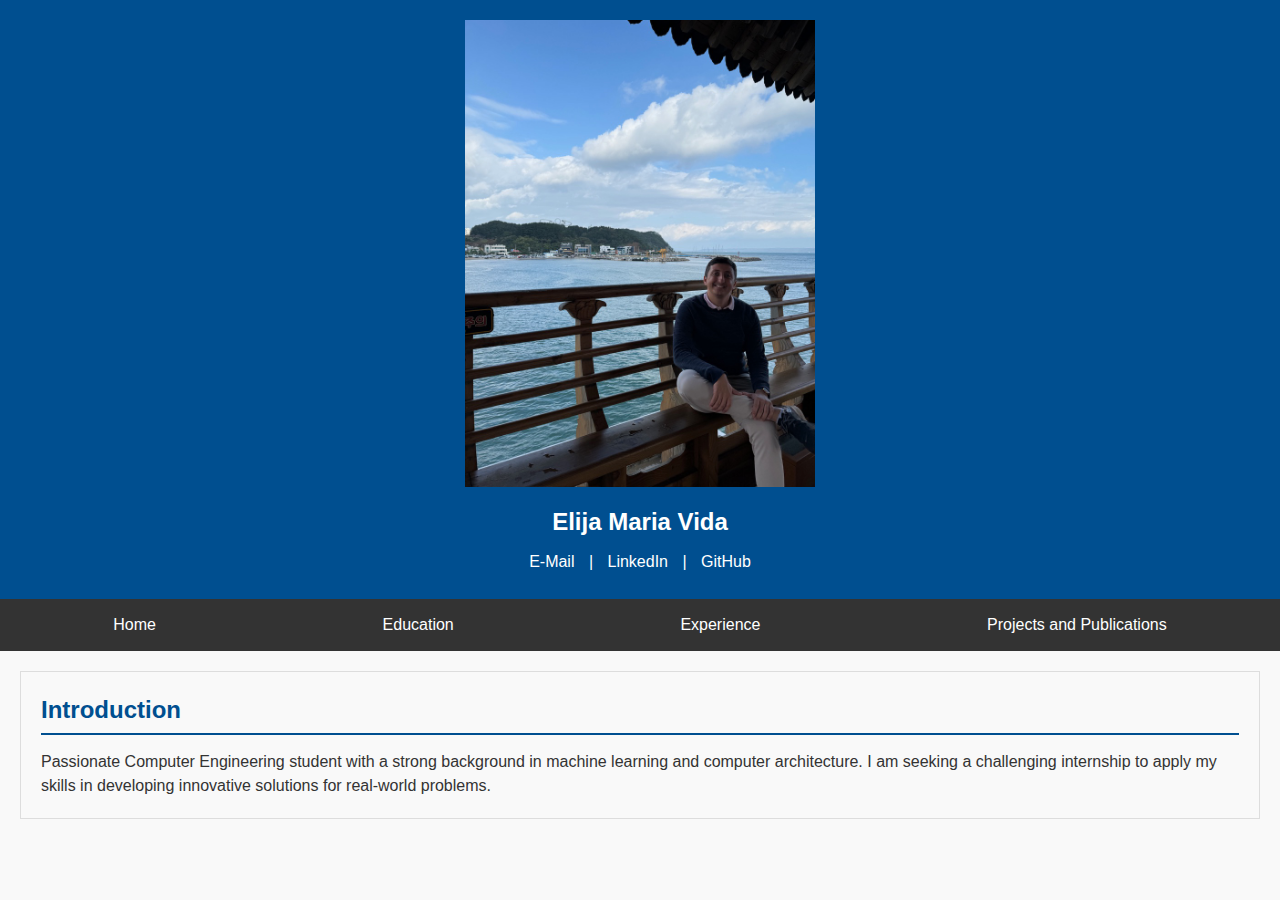
<file: index.html>
<!DOCTYPE html>
<html lang="en">
<head>
    <link rel="stylesheet" href="style.css">
    <meta charset="UTF-8">
    <meta name="viewport" content="width=device-width, initial-scale=1.0">
    <meta name="author" content="Elija Maria Vida">
    <title>Menu Bar Example</title>
    <style>
        /* Style the menu bar */
        nav {
            background-color: #333;
            overflow: hidden;
            display: flex;
            justify-content: space-around;
        }

        /* Style the links inside the navigation bar */
        nav a {
            color: white;
            text-decoration: none;
            padding: 14px 20px;
            display: block;
            text-align: center;
        }

        /* Change link color on hover */
        nav a:hover {
            background-color: #575757;
            color: white;
        }

        /* Add some content styling */
        section {
            padding: 20px;
            margin: 20px;
            border: 1px solid #ddd;
            background-color: #f9f9f9;
        }
    </style>
    <title>Elija Maria Vida's CV</title>
    <style>
        body {
            font-family: Arial, sans-serif;
            line-height: 1.5;
            margin: 0;
            padding: 0;
            color: #333;
        }
        header {
            text-align: center;
            padding: 20px;
            background-color: #004f90;
            color: white;
        }
        header h1 {
            margin: 10px 0;
            font-size: 24px;
        }
        header p {
            margin: 5px 0;
        }
        header a {
            color: white;
            text-decoration: none;
            margin: 0 10px;
        }
        header a:hover {
            text-decoration: underline;
        }
        section {
            margin: 20px;
        }
        section h2 {
            border-bottom: 2px solid #004f90;
            padding-bottom: 5px;
            margin-bottom: 15px;
            color: #004f90;
        }
        .entry {
            margin-bottom: 20px;
        }
        .entry h3 {
            margin: 0;
            font-size: 18px;
            color: #004f90;
        }
        .entry .meta {
            font-size: 14px;
            color: gray;
            margin-bottom: 10px;
        }
        ul {
            padding-left: 20px;
        }
        ul li {
            margin-bottom: 5px;
        }
        .footer {
            text-align: center;
            font-size: 12px;
            color: gray;
            margin-top: 20px;
        }
    </style>
</head>
<body>
    <header>
        <div class="profile-picture">
            <img src="assets/profile.jpeg" alt="Profile Picture" width="350">
        </div>
        <h1>Elija Maria Vida</h1>
        <p>
            <!-- <span>Rotbuchstrasse 77, 8037 Zurich</span> | --> 
            <a href="mailto:elija.vida@rwth-aachen.de" target = "_blank">E-Mail</a> |
            <!--<a href="tel:+33-767-610-777">+33 7 67 61 07 77</a> | -->
            <a href="https://linkedin.com/in/elija-vida" target="_blank">LinkedIn</a> |
            <a href="https://github.com/el-vida" target="_blank">GitHub</a>
        </p>
    </header>
    <!-- Menu Bar -->
    <nav>
        <a href="index.html">Home</a>
        <a href="page1.html">Education</a>
        <a href="page2.html">Experience</a>
        <a href="page3.html">Projects and Publications</a>
    </nav>

    <!-- Summary -->
    <section>
        <h2>Introduction</h2>
        <div>
            Passionate Computer Engineering student with a strong background in machine learning and computer architecture. 
            I am seeking a challenging internship to apply my skills in developing innovative solutions for real-world problems.
        </div>
    </section>

    <!-- Education -->
    <!-- <section>
        <h2>Education</h2>
        <div class="entry">
            <h3>RWTH Aachen University</h3>
            <p class="meta">MSc in Computer Engineering | Apr 2020 – Dec 2024</p>
            <ul>
                <li>Current Grade: 1.1 (German Grading System)</li>
                <li>Coursework: Computer Architecture, Machine Learning, Computational Theory, Compiler Engineering</li>
            </ul>
        </div>
        <div class="entry">
            <h3>University of California, Berkeley</h3>
            <p class="meta">Semester Abroad | Jan 2022 – June 2022</p>
            <ul>
                <li>GPA: A- (US Grading System)</li>
                <li>Coursework: Artificial Intelligence, Nonlinear and Convex Optimization, Computer Graphics</li>
            </ul>
        </div>
        <div class="entry">
            <h3>RWTH Aachen University</h3>
            <p class="meta">BSc in Electrical and Computer Engineering | Oct 2015 – Apr 2020</p>
            <ul>
                <li>Grade: 2.4 (German Grading System, top 25%)</li>
                <li>Coursework: System Theory, Mathematics, Computer Architecture, Circuit Design</li>
                <li>
                    <a href="https://www.rwth-aachen.de/go/id/bwyx/lidx/1" target="_blank">TIME Double-Degree Program</a>: Study Abroad at École Centrale de Lille (2017 – 2019)
                </li>
            </ul>
        </div>
        <div class="entry">
            <h3>Technical University of Berlin</h3>
            <p class="meta">MINTgrün pre-study orientation program | Oct 2014 – Oct 2015</p>
            <ul>
                <li>Grade: 1.1 (German Grading System)</li>
            </ul>
        </div>
    </section> -->

    <!-- Experience in Industry -->
    <!-- <section>
        <h2>Experience in Industry</h2>
        <div class="entry">
            <h3>Porsche AG</h3>
            <p class="meta">Control Technology Intern | Stuttgart, Germany | Aug 2021 – Jan 2022</p>
            <ul>
                <li>Developed and maintained a business intelligence tool for automated and personalized report generation.</li>
                <li>Collaborated on the “Taycan Task Force” to enhance EV body production efficiency.</li>
                <li>Proposed AI/ML use cases, including a solution for soldering stations to mitigate costly interruptions.</li>
            </ul>
        </div>
        <div class="entry">
            <h3>E.ON Energy Research Center</h3>
            <p class="meta">Student Research Assistant | Aachen, Germany | June 2020 – July 2021</p>
            <ul>
                <li>Literature research on automation of complex power systems and predictive control algorithms.</li>
                <li>Supported international research project 'REDEFINE' with MIT and the University of Washington.</li>
                <li>Developed a MATLAB/Simulink simulation for frequency control in microgrids.</li>
            </ul>
        </div>
        <div class="entry">
            <h3>National Telecom (formerly CAT Telecom) PLC</h3>
            <p class="meta">Machine Learning Engineering Intern | Bangkok, Thailand | Aug 2019 – Nov 2019</p>
            <ul>
                <li>Created and preprocessed datasets using bounding boxes for video footage.</li>
                <li>Trained ML models for license plate verification and object detection using AlexNet in C++.</li>
            </ul>
        </div>
    </section> -->
    
    <!-- Experience in Academia -->
    <!-- <section>
        <h2>Experience in Academia</h2>
        <div class="entry">
            <h3>Chair of Integrated Digital Systems and Circuit Design, RWTH Aachen</h3>
            <p class="meta">Student Assistant in Software Engineering | Aachen, Germany | Dec 2023 – June 2024</p>
            <ul>
                <li>Developed and tested an improved version of the neuroAIx framework's probing algorithm for FPGA cluster size detection.</li>
                <li>Optimized run-time using parallelization techniques, achieving significant performance gains.</li>
            </ul>
        </div>
        <div class="entry">
            <h3>Advanced Interactive Technologies (AIT) Lab, ETH Zurich</h3>
            <p class="meta">Student Research Assistant | Zurich, Switzerland | June 2020 – July 2021</p>
            <ul>
                <li>Analyzed keystroke dynamics data from the world's largest typing study to improve decision thresholds for classification algorithms.</li>
                <li>Implemented Kernel Density Estimations and Gaussian Mixture Models (GMMs) for more precise classifications.</li>
            </ul>
        </div>
    </section> -->

    <!-- Projects -->
    <!-- <section>
        <h2>Projects</h2>
        <div class="entry">
            <h3>DPPRAM (Master Thesis)</h3>
            <ul>
                <li>Developed a novel spiking neural network (SNN) architecture using active dendritic neurons for time-series classification.</li>
                <li>Benchmarked on Spiking Heidelberg Digits (SHD) and MIT-BIH Heartbeat Arrhythmia datasets.</li>
                <li>Tools: Python, PyTorch, JAX, Wandb</li>
                <a href="https://github.com/EIS-Hub/DenRAM" target="_blank">Repository of the project</a>
            </ul>
        </div>
        <div class="entry">
            <h3>NoisyNeuroSIM</h3>
            <ul>
                <li>Investigated noise effects on crossbar-based analog Compute-In-Memory (CIM) architectures using NeuroSIM on HPC clusters.</li>
                <li>Tools: C++, Python</li>
                <a href="https://github.com/el-vida/NoisyNeuroSIM" target="_blank">Repository of the project</a>
            </ul>
        </div>
        <div class="entry">
            <h3>CNN for Person Detection</h3>
            <ul>
                <li>Designed a neural network using Keras and Tensorflow 2.0 in order to detect people in images from the RAISE dataset.</li>
                <li>Tools: Python, Keras, TensorFlow</li>
                <a href="https://github.com/el-vida/NN_PersonDetection" target="_blank">Repository of the project</a>
        </div>
    </section> -->

    <!-- Publication Contributions -->
    <!-- <section>
        <h2>Publication Contributions</h2>
        <div class="entry">
            <h3>Centralized Model Predictive Control for Transient Frequency Control in Islanded Inverter-Based Microgrids</h3>
            <a 
            href="https://ieeexplore.ieee.org/stamp/stamp.jsp?arnumber=9827606&casa_token=15YqaK3Z0CoAAAAA:U3k0afAjA6Go8saK3yPNFLPjdXmCfZ-eb98aiqDglP1vpLb9ZFgXJOt2D69jMDTlhj-p-Lxvrw?tag=1" 
            target="_blank"
            >IEEE Transactions on Power Systems, May 2023</a>
        </div>
        <div class="entry">
            <h3>Typing Behavior is About More than Speed: Users' Strategies for Choosing Word Suggestions Despite Slower Typing Rates</h3>
            <a href="https://dl.acm.org/doi/pdf/10.1145/3604276">
                Proc. ACM Hum.-Comput. Interact., Sept 2023</a>
        </div>
    </section> -->

    <!-- Certifications -->
    <!-- <section>
        <h2>Certifications and Skills</h2>
        <ul>
            <li><b>Programming Languages:</b> Python, C++, C, Java, MATLAB, VHDL, Verilog</li>
            <li><b>Tools:</b> PyTorch, JAX, NumPy, Pandas, Scikit-Learn, Git, TensorFlow, Docker</li>
            <li><b>Languages:</b> German (Native), English (C2), French (C1), Russian (A1), Portuguese (A1), Spanish (A1), Arabic (A1)</li>
        </ul>
    </section> -->
</body>
</html>
</file>
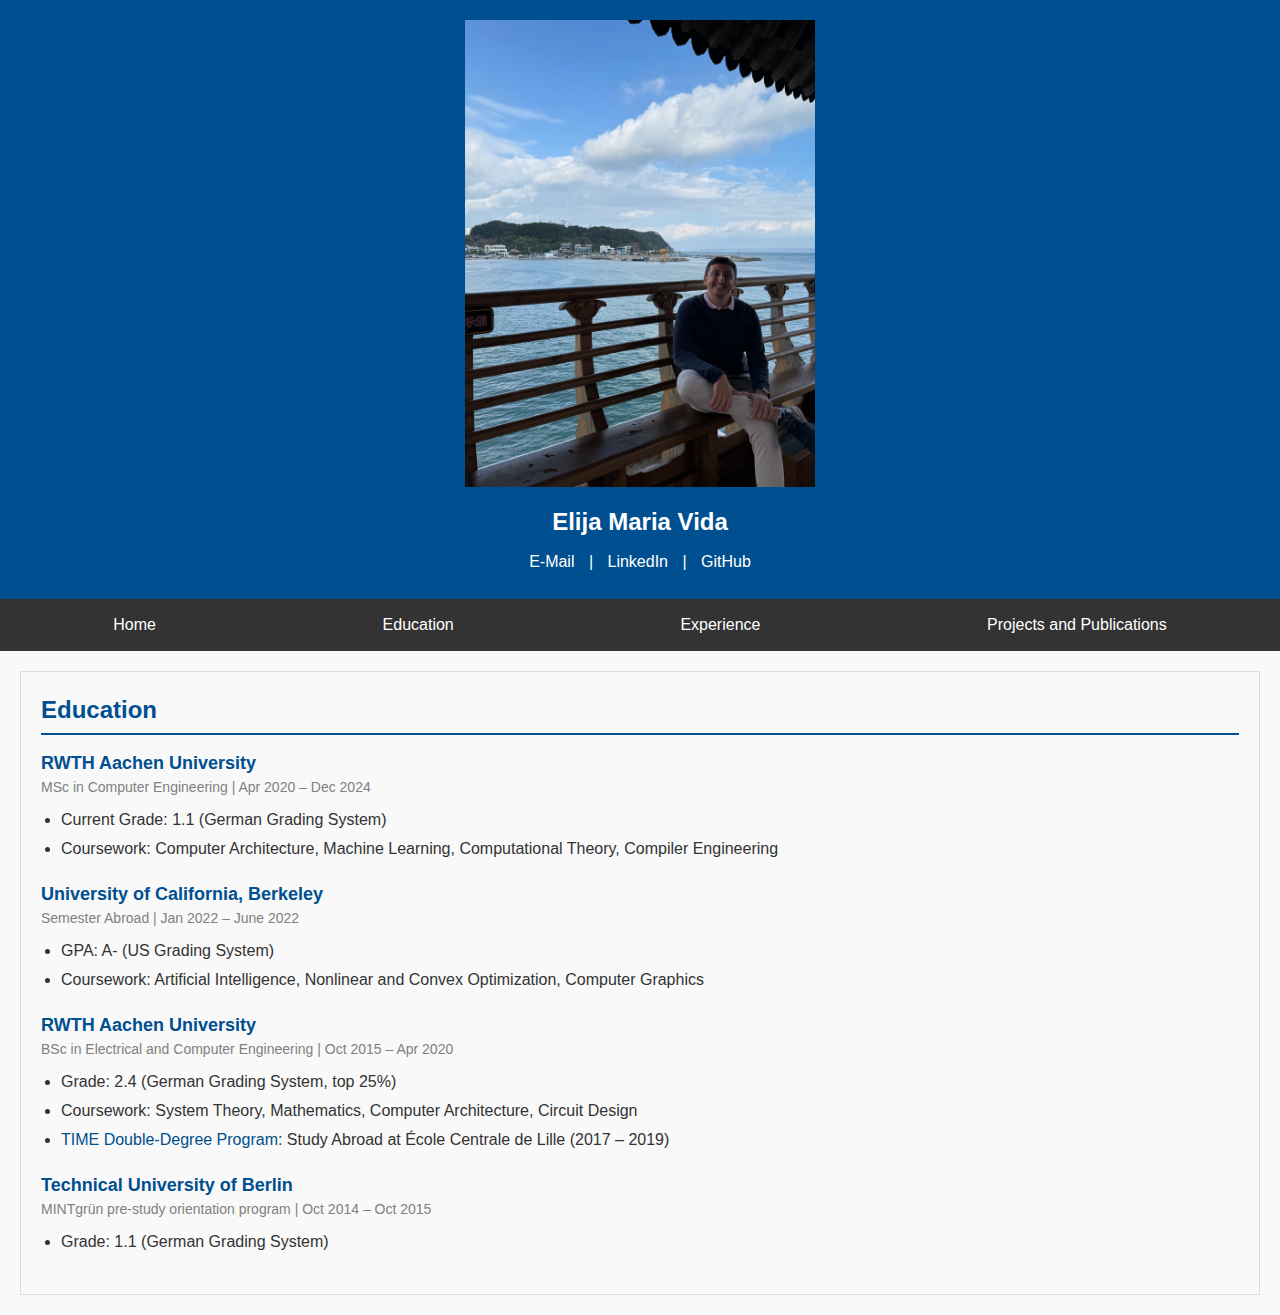
<file: page1.html>
<!DOCTYPE html>
<html lang="en">
<head>
    <link rel="stylesheet" href="style.css">
    <meta charset="UTF-8">
    <meta name="viewport" content="width=device-width, initial-scale=1.0">
    <meta name="author" content="Elija Maria Vida">
    <title>Menu Bar Example</title>
    <style>
        /* Style the menu bar */
        nav {
            background-color: #333;
            overflow: hidden;
            display: flex;
            justify-content: space-around;
        }

        /* Style the links inside the navigation bar */
        nav a {
            color: white;
            text-decoration: none;
            padding: 14px 20px;
            display: block;
            text-align: center;
        }

        /* Change link color on hover */
        nav a:hover {
            background-color: #575757;
            color: white;
        }

        /* Add some content styling */
        section {
            padding: 20px;
            margin: 20px;
            border: 1px solid #ddd;
            background-color: #f9f9f9;
        }
    </style>
    <title>Elija Maria Vida's CV</title>
    <style>
        body {
            font-family: Arial, sans-serif;
            line-height: 1.5;
            margin: 0;
            padding: 0;
            color: #333;
        }
        header {
            text-align: center;
            padding: 20px;
            background-color: #004f90;
            color: white;
        }
        header h1 {
            margin: 10px 0;
            font-size: 24px;
        }
        header p {
            margin: 5px 0;
        }
        header a {
            color: white;
            text-decoration: none;
            margin: 0 10px;
        }
        header a:hover {
            text-decoration: underline;
        }
        section {
            margin: 20px;
        }
        section h2 {
            border-bottom: 2px solid #004f90;
            padding-bottom: 5px;
            margin-bottom: 15px;
            color: #004f90;
        }
        .entry {
            margin-bottom: 20px;
        }
        .entry h3 {
            margin: 0;
            font-size: 18px;
            color: #004f90;
        }
        .entry .meta {
            font-size: 14px;
            color: gray;
            margin-bottom: 10px;
        }
        ul {
            padding-left: 20px;
        }
        ul li {
            margin-bottom: 5px;
        }
        .footer {
            text-align: center;
            font-size: 12px;
            color: gray;
            margin-top: 20px;
        }
    </style>
</head>
<body>

    <header>
        <div class="profile-picture">
            <img src="assets/profile.jpeg" alt="Profile Picture" width="350">
        </div>
        <h1>Elija Maria Vida</h1>
        <p>
            <!-- <span>Rotbuchstrasse 77, 8037 Zurich</span> | --> 
            <a href="mailto:elija.vida@rwth-aachen.de" target = "_blank">E-Mail</a> |
            <!--<a href="tel:+33-767-610-777">+33 7 67 61 07 77</a> | -->
            <a href="https://linkedin.com/in/elija-vida" target="_blank">LinkedIn</a> |
            <a href="https://github.com/el-vida" target="_blank">GitHub</a>
        </p>
    </header>
    <!-- Menu Bar -->
    <nav>
        <a href="index.html">Home</a>
        <a href="page1.html">Education</a>
        <a href="page2.html">Experience</a>
        <a href="page3.html">Projects and Publications</a>
    </nav>

    <!-- Education -->
    <section>
        <h2>Education</h2>
        <div class="entry">
            <h3>RWTH Aachen University</h3>
            <p class="meta">MSc in Computer Engineering | Apr 2020 – Dec 2024</p>
            <ul>
                <li>Current Grade: 1.1 (German Grading System)</li>
                <li>Coursework: Computer Architecture, Machine Learning, Computational Theory, Compiler Engineering</li>
            </ul>
        </div>
        <div class="entry">
            <h3>University of California, Berkeley</h3>
            <p class="meta">Semester Abroad | Jan 2022 – June 2022</p>
            <ul>
                <li>GPA: A- (US Grading System)</li>
                <li>Coursework: Artificial Intelligence, Nonlinear and Convex Optimization, Computer Graphics</li>
            </ul>
        </div>
        <div class="entry">
            <h3>RWTH Aachen University</h3>
            <p class="meta">BSc in Electrical and Computer Engineering | Oct 2015 – Apr 2020</p>
            <ul>
                <li>Grade: 2.4 (German Grading System, top 25%)</li>
                <li>Coursework: System Theory, Mathematics, Computer Architecture, Circuit Design</li>
                <li>
                    <a href="https://www.rwth-aachen.de/go/id/bwyx/lidx/1" target="_blank">TIME Double-Degree Program</a>: Study Abroad at École Centrale de Lille (2017 – 2019)
                </li>
            </ul>
        </div>
        <div class="entry">
            <h3>Technical University of Berlin</h3>
            <p class="meta">MINTgrün pre-study orientation program | Oct 2014 – Oct 2015</p>
            <ul>
                <li>Grade: 1.1 (German Grading System)</li>
            </ul>
        </div>
    </section>
</body>
</html>
</file>
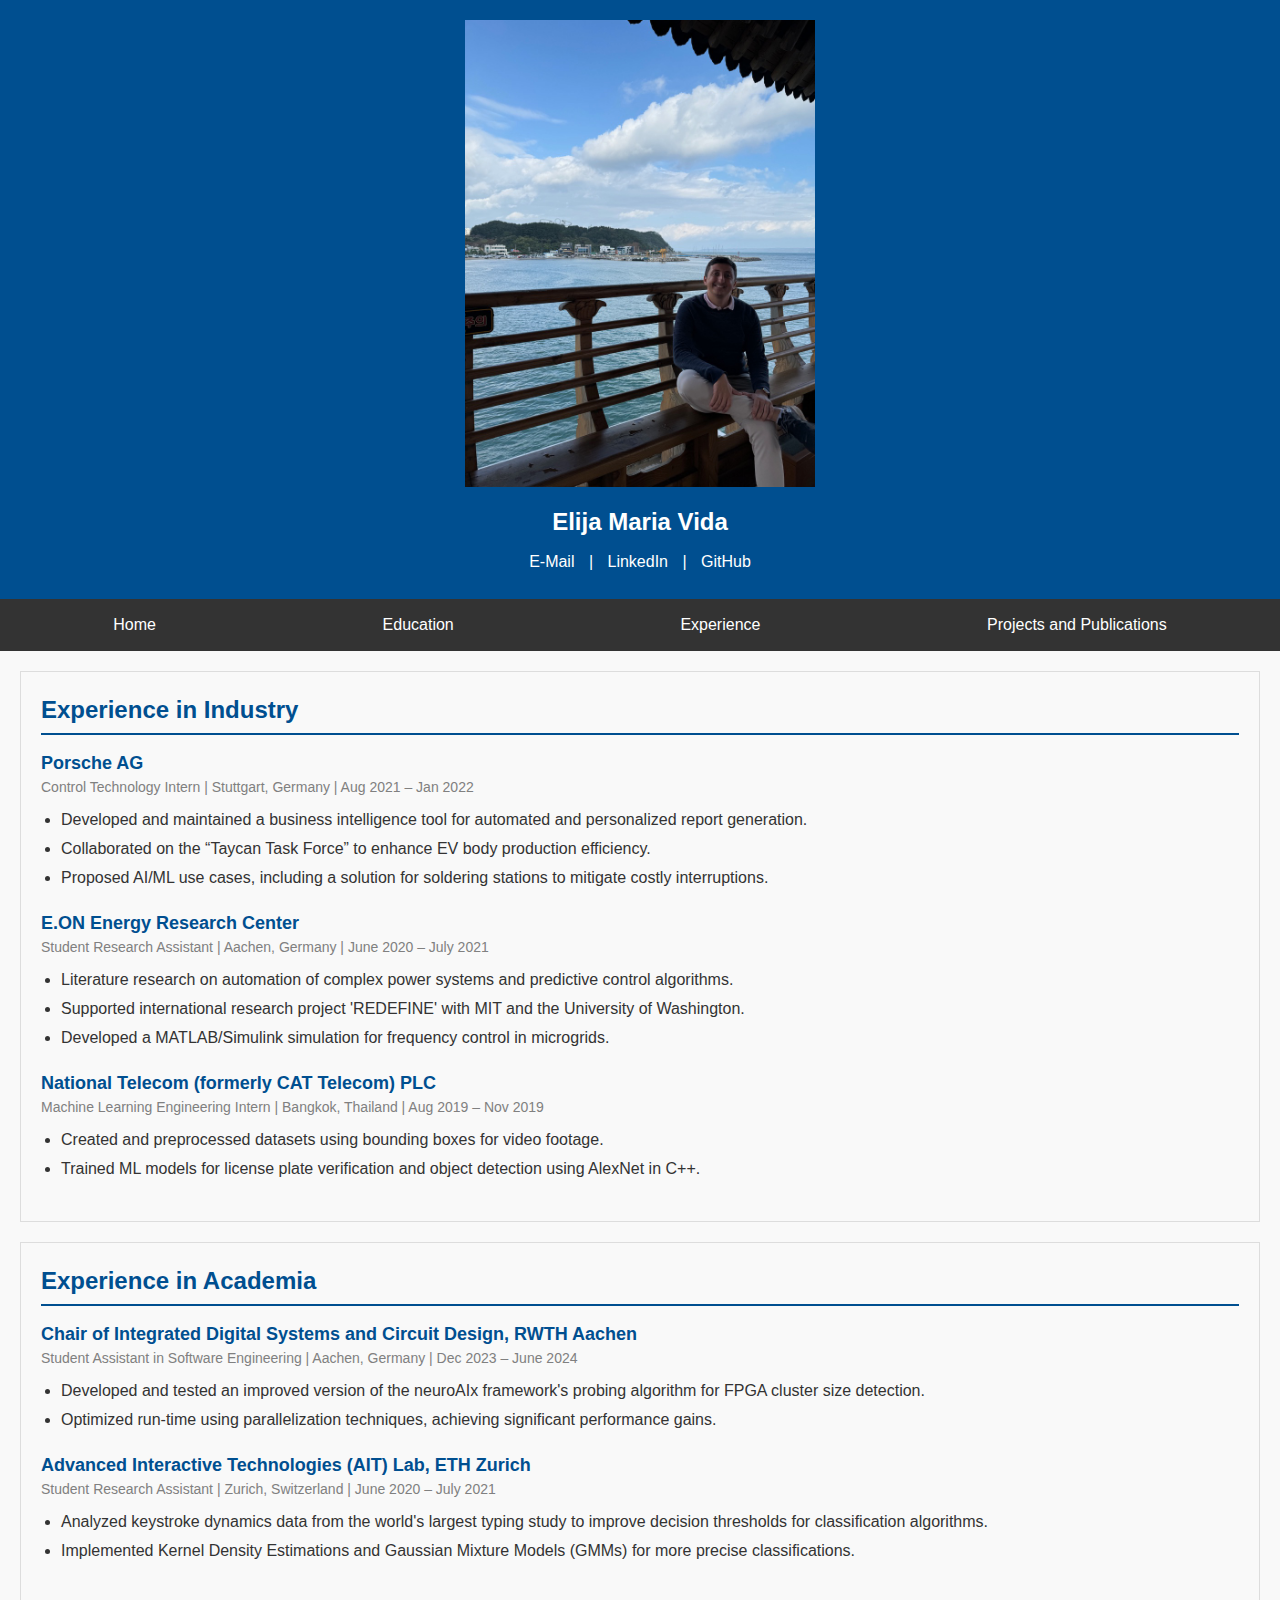
<file: page2.html>
<!DOCTYPE html>
<html lang="en">
<head>
    <link rel="stylesheet" href="style.css">
    <meta charset="UTF-8">
    <meta name="viewport" content="width=device-width, initial-scale=1.0">
    <meta name="author" content="Elija Maria Vida">
    <title>Menu Bar Example</title>
    <style>
        /* Style the menu bar */
        nav {
            background-color: #333;
            overflow: hidden;
            display: flex;
            justify-content: space-around;
        }

        /* Style the links inside the navigation bar */
        nav a {
            color: white;
            text-decoration: none;
            padding: 14px 20px;
            display: block;
            text-align: center;
        }

        /* Change link color on hover */
        nav a:hover {
            background-color: #575757;
            color: white;
        }

        /* Add some content styling */
        section {
            padding: 20px;
            margin: 20px;
            border: 1px solid #ddd;
            background-color: #f9f9f9;
        }
    </style>
    <title>Elija Maria Vida's CV</title>
    <style>
        body {
            font-family: Arial, sans-serif;
            line-height: 1.5;
            margin: 0;
            padding: 0;
            color: #333;
        }
        header {
            text-align: center;
            padding: 20px;
            background-color: #004f90;
            color: white;
        }
        header h1 {
            margin: 10px 0;
            font-size: 24px;
        }
        header p {
            margin: 5px 0;
        }
        header a {
            color: white;
            text-decoration: none;
            margin: 0 10px;
        }
        header a:hover {
            text-decoration: underline;
        }
        section {
            margin: 20px;
        }
        section h2 {
            border-bottom: 2px solid #004f90;
            padding-bottom: 5px;
            margin-bottom: 15px;
            color: #004f90;
        }
        .entry {
            margin-bottom: 20px;
        }
        .entry h3 {
            margin: 0;
            font-size: 18px;
            color: #004f90;
        }
        .entry .meta {
            font-size: 14px;
            color: gray;
            margin-bottom: 10px;
        }
        ul {
            padding-left: 20px;
        }
        ul li {
            margin-bottom: 5px;
        }
        .footer {
            text-align: center;
            font-size: 12px;
            color: gray;
            margin-top: 20px;
        }
    </style>
</head>
<body>
    <header>
        <div class="profile-picture">
            <img src="assets/profile.jpeg" alt="Profile Picture" width="350">
        </div>
        <h1>Elija Maria Vida</h1>
        <p>
            <!-- <span>Rotbuchstrasse 77, 8037 Zurich</span> | --> 
            <a href="mailto:elija.vida@rwth-aachen.de" target = "_blank">E-Mail</a> |
            <!--<a href="tel:+33-767-610-777">+33 7 67 61 07 77</a> | -->
            <a href="https://linkedin.com/in/elija-vida" target="_blank">LinkedIn</a> |
            <a href="https://github.com/el-vida" target="_blank">GitHub</a>
        </p>
    </header>
    <!-- Menu Bar -->
    <nav>
        <a href="index.html">Home</a>
        <a href="page1.html">Education</a>
        <a href="page2.html">Experience</a>
        <a href="page3.html">Projects and Publications</a>
    </nav>

    <!-- Experience in Industry -->
    <section>
        <h2>Experience in Industry</h2>
        <div class="entry">
            <h3>Porsche AG</h3>
            <p class="meta">Control Technology Intern | Stuttgart, Germany | Aug 2021 – Jan 2022</p>
            <ul>
                <li>Developed and maintained a business intelligence tool for automated and personalized report generation.</li>
                <li>Collaborated on the “Taycan Task Force” to enhance EV body production efficiency.</li>
                <li>Proposed AI/ML use cases, including a solution for soldering stations to mitigate costly interruptions.</li>
            </ul>
        </div>
        <div class="entry">
            <h3>E.ON Energy Research Center</h3>
            <p class="meta">Student Research Assistant | Aachen, Germany | June 2020 – July 2021</p>
            <ul>
                <li>Literature research on automation of complex power systems and predictive control algorithms.</li>
                <li>Supported international research project 'REDEFINE' with MIT and the University of Washington.</li>
                <li>Developed a MATLAB/Simulink simulation for frequency control in microgrids.</li>
            </ul>
        </div>
        <div class="entry">
            <h3>National Telecom (formerly CAT Telecom) PLC</h3>
            <p class="meta">Machine Learning Engineering Intern | Bangkok, Thailand | Aug 2019 – Nov 2019</p>
            <ul>
                <li>Created and preprocessed datasets using bounding boxes for video footage.</li>
                <li>Trained ML models for license plate verification and object detection using AlexNet in C++.</li>
            </ul>
        </div>
    </section>
    
    <!-- Experience in Academia -->
    <section>
        <h2>Experience in Academia</h2>
        <div class="entry">
            <h3>Chair of Integrated Digital Systems and Circuit Design, RWTH Aachen</h3>
            <p class="meta">Student Assistant in Software Engineering | Aachen, Germany | Dec 2023 – June 2024</p>
            <ul>
                <li>Developed and tested an improved version of the neuroAIx framework's probing algorithm for FPGA cluster size detection.</li>
                <li>Optimized run-time using parallelization techniques, achieving significant performance gains.</li>
            </ul>
        </div>
        <div class="entry">
            <h3>Advanced Interactive Technologies (AIT) Lab, ETH Zurich</h3>
            <p class="meta">Student Research Assistant | Zurich, Switzerland | June 2020 – July 2021</p>
            <ul>
                <li>Analyzed keystroke dynamics data from the world's largest typing study to improve decision thresholds for classification algorithms.</li>
                <li>Implemented Kernel Density Estimations and Gaussian Mixture Models (GMMs) for more precise classifications.</li>
            </ul>
        </div>
    </section>
</body>
</html>
</file>
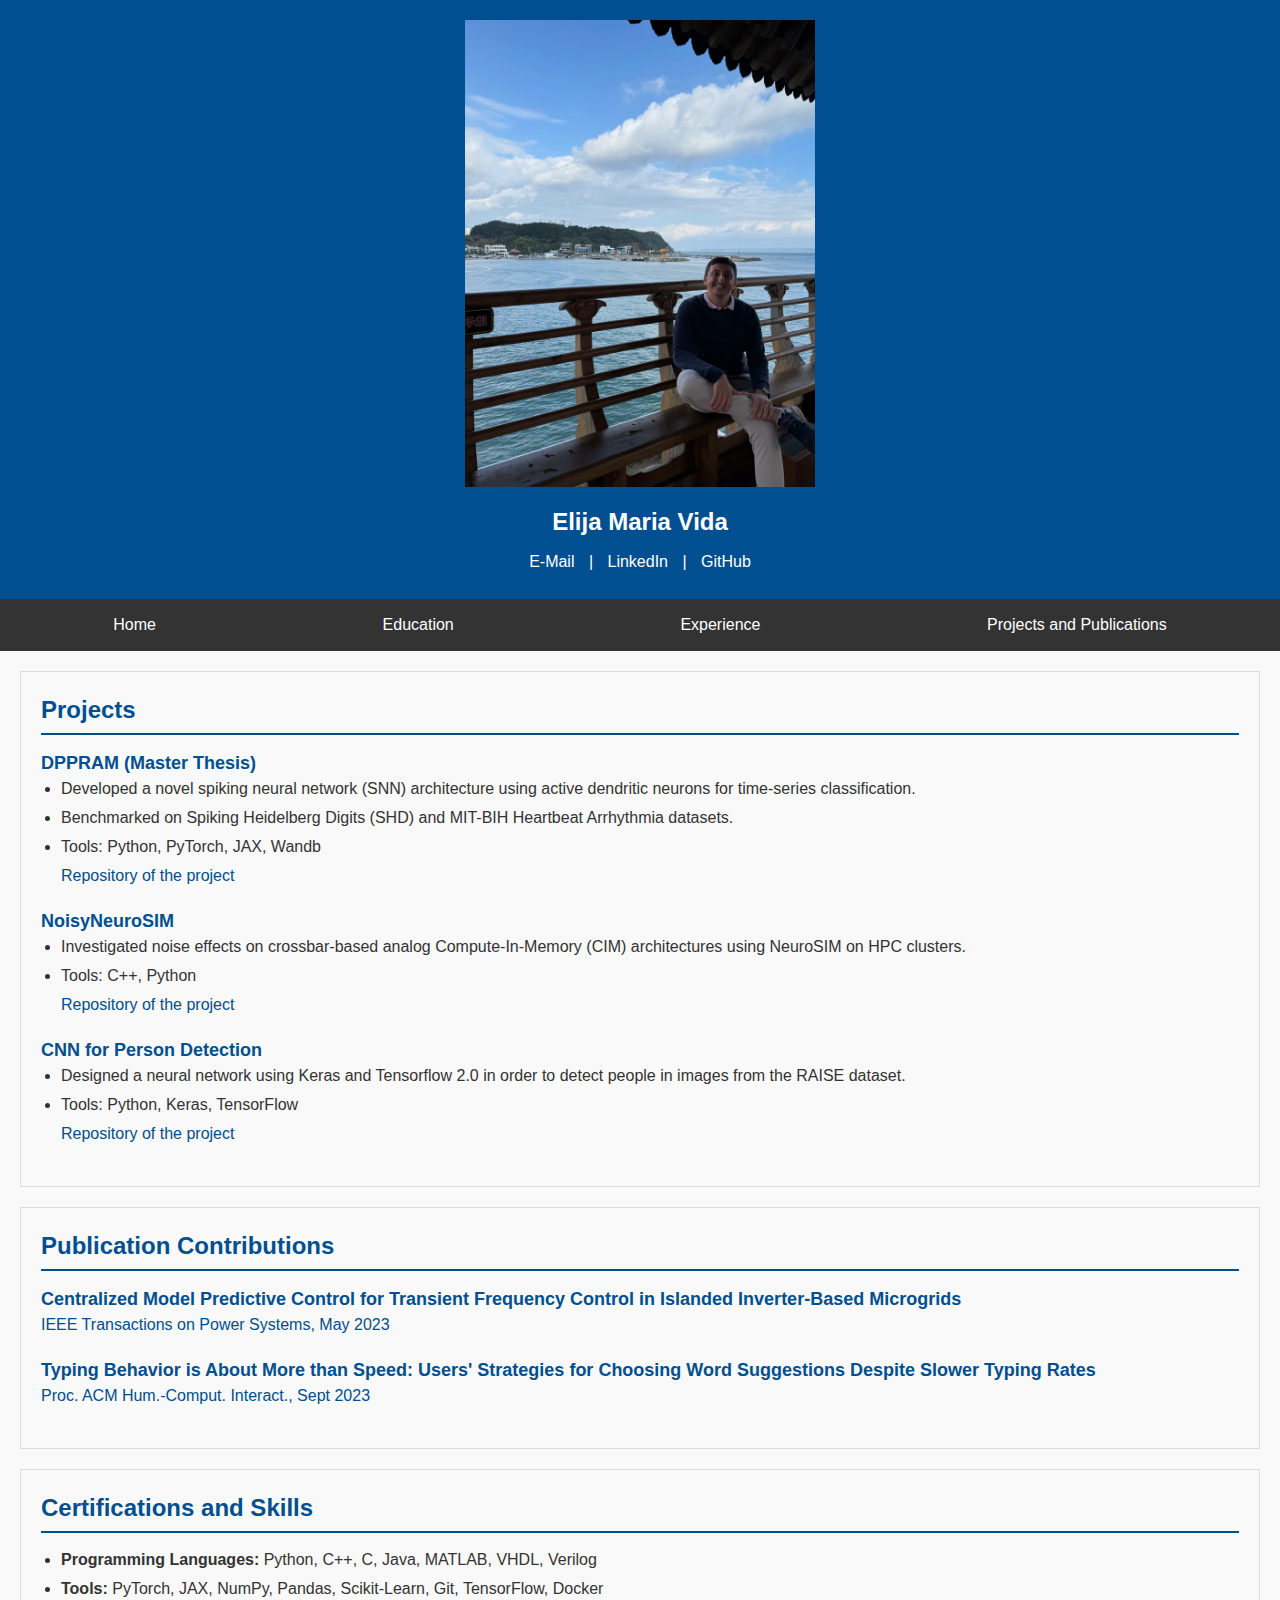
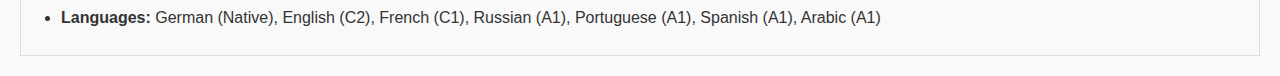
<file: page3.html>
<!DOCTYPE html>
<html lang="en">
<head>
    <link rel="stylesheet" href="style.css">
    <meta charset="UTF-8">
    <meta name="viewport" content="width=device-width, initial-scale=1.0">
    <meta name="author" content="Elija Maria Vida">
    <title>Menu Bar Example</title>
    <style>
        /* Style the menu bar */
        nav {
            background-color: #333;
            overflow: hidden;
            display: flex;
            justify-content: space-around;
        }

        /* Style the links inside the navigation bar */
        nav a {
            color: white;
            text-decoration: none;
            padding: 14px 20px;
            display: block;
            text-align: center;
        }

        /* Change link color on hover */
        nav a:hover {
            background-color: #575757;
            color: white;
        }

        /* Add some content styling */
        section {
            padding: 20px;
            margin: 20px;
            border: 1px solid #ddd;
            background-color: #f9f9f9;
        }
    </style>
    <title>Elija Maria Vida's CV</title>
    <style>
        body {
            font-family: Arial, sans-serif;
            line-height: 1.5;
            margin: 0;
            padding: 0;
            color: #333;
        }
        header {
            text-align: center;
            padding: 20px;
            background-color: #004f90;
            color: white;
        }
        header h1 {
            margin: 10px 0;
            font-size: 24px;
        }
        header p {
            margin: 5px 0;
        }
        header a {
            color: white;
            text-decoration: none;
            margin: 0 10px;
        }
        header a:hover {
            text-decoration: underline;
        }
        section {
            margin: 20px;
        }
        section h2 {
            border-bottom: 2px solid #004f90;
            padding-bottom: 5px;
            margin-bottom: 15px;
            color: #004f90;
        }
        .entry {
            margin-bottom: 20px;
        }
        .entry h3 {
            margin: 0;
            font-size: 18px;
            color: #004f90;
        }
        .entry .meta {
            font-size: 14px;
            color: gray;
            margin-bottom: 10px;
        }
        ul {
            padding-left: 20px;
        }
        ul li {
            margin-bottom: 5px;
        }
        .footer {
            text-align: center;
            font-size: 12px;
            color: gray;
            margin-top: 20px;
        }
    </style>
</head>
<body>
    <header>
        <div class="profile-picture">
            <img src="assets/profile.jpeg" alt="Profile Picture" width="350">
        </div>
        <h1>Elija Maria Vida</h1>
        <p>
            <!-- <span>Rotbuchstrasse 77, 8037 Zurich</span> | --> 
            <a href="mailto:elija.vida@rwth-aachen.de" target = "_blank">E-Mail</a> |
            <!--<a href="tel:+33-767-610-777">+33 7 67 61 07 77</a> | -->
            <a href="https://linkedin.com/in/elija-vida" target="_blank">LinkedIn</a> |
            <a href="https://github.com/el-vida" target="_blank">GitHub</a>
        </p>
    </header>
    <!-- Menu Bar -->
    <nav>
        <a href="index.html">Home</a>
        <a href="page1.html">Education</a>
        <a href="page2.html">Experience</a>
        <a href="page3.html">Projects and Publications</a>
    </nav>

    <!-- Projects -->
    <section>
        <h2>Projects</h2>
        <div class="entry">
            <h3>DPPRAM (Master Thesis)</h3>
            <ul>
                <li>Developed a novel spiking neural network (SNN) architecture using active dendritic neurons for time-series classification.</li>
                <li>Benchmarked on Spiking Heidelberg Digits (SHD) and MIT-BIH Heartbeat Arrhythmia datasets.</li>
                <li>Tools: Python, PyTorch, JAX, Wandb</li>
                <a href="https://github.com/EIS-Hub/DenRAM" target="_blank">Repository of the project</a>
            </ul>
        </div>
        <div class="entry">
            <h3>NoisyNeuroSIM</h3>
            <ul>
                <li>Investigated noise effects on crossbar-based analog Compute-In-Memory (CIM) architectures using NeuroSIM on HPC clusters.</li>
                <li>Tools: C++, Python</li>
                <a href="https://github.com/el-vida/NoisyNeuroSIM" target="_blank">Repository of the project</a>
            </ul>
        </div>
        <div class="entry">
            <h3>CNN for Person Detection</h3>
            <ul>
                <li>Designed a neural network using Keras and Tensorflow 2.0 in order to detect people in images from the RAISE dataset.</li>
                <li>Tools: Python, Keras, TensorFlow</li>
                <a href="https://github.com/el-vida/NN_PersonDetection" target="_blank">Repository of the project</a>
        </div>
        <!-- Add other projects similarly -->
    </section>

    <!-- Publication Contributions -->
    <section>
        <h2>Publication Contributions</h2>
        <div class="entry">
            <h3>Centralized Model Predictive Control for Transient Frequency Control in Islanded Inverter-Based Microgrids</h3>
            <a 
            href="https://ieeexplore.ieee.org/stamp/stamp.jsp?arnumber=9827606&casa_token=15YqaK3Z0CoAAAAA:U3k0afAjA6Go8saK3yPNFLPjdXmCfZ-eb98aiqDglP1vpLb9ZFgXJOt2D69jMDTlhj-p-Lxvrw?tag=1" 
            target="_blank"
            >IEEE Transactions on Power Systems, May 2023</a>
        </div>
        <div class="entry">
            <h3>Typing Behavior is About More than Speed: Users' Strategies for Choosing Word Suggestions Despite Slower Typing Rates</h3>
            <a href="https://dl.acm.org/doi/pdf/10.1145/3604276">
                Proc. ACM Hum.-Comput. Interact., Sept 2023</a>
        </div>
    </section>

    <!-- Certifications -->
    <section>
        <h2>Certifications and Skills</h2>
        <ul>
            <li><b>Programming Languages:</b> Python, C++, C, Java, MATLAB, VHDL, Verilog</li>
            <li><b>Tools:</b> PyTorch, JAX, NumPy, Pandas, Scikit-Learn, Git, TensorFlow, Docker</li>
            <li><b>Languages:</b> German (Native), English (C2), French (C1), Russian (A1), Portuguese (A1), Spanish (A1), Arabic (A1)</li>
        </ul>
    </section>
</body>
</html>
</file>
<file: style.css>
/* General Reset */
body, h1, h2, h3, p, ul, li, a {
    margin: 0;
    padding: 0;
    box-sizing: border-box;
}

/* Body Styling */
body {
    font-family: 'Arial', sans-serif;
    line-height: 1.6;
    color: #333;
    background-color: #f9f9f9;
    padding: 2rem;
}

/* Container */
.container {
    max-width: 800px;
    margin: 0 auto;
    background: #fff;
    border-radius: 10px;
    box-shadow: 0 4px 6px rgba(0, 0, 0, 0.1);
    overflow: hidden;
    padding: 2rem;
}

/* Header Section */
.header {
    text-align: center;
    margin-bottom: 2rem;
}

.header h1 {
    font-size: 2.5rem;
    color: #004f8c;
    margin-bottom: 0.5rem;
}

.header p {
    color: #777;
    font-size: 1.1rem;
}

.header a {
    text-decoration: none;
    color: #004f8c;
    font-weight: bold;
}

.header a:hover {
    text-decoration: underline;
}

/* Section Titles */
.section-title {
    font-size: 1.5rem;
    color: #004f8c;
    border-bottom: 2px solid #004f8c;
    margin-bottom: 1rem;
    padding-bottom: 0.5rem;
}

/* Two Column Layout */
.two-col {
    display: flex;
    justify-content: space-between;
    margin-bottom: 1rem;
}

.two-col .col {
    width: 48%;
}

.two-col .col p {
    margin-bottom: 0.5rem;
}

/* Highlights Section */
.highlights {
    list-style: none;
    margin-left: 1rem;
}

.highlights li {
    margin-bottom: 0.5rem;
    position: relative;
    padding-left: 1.5rem;
    font-size: 0.95rem;
    color: #444;
}

.highlights li:before {
    content: '•';
    color: #004f8c;
    font-size: 1.2rem;
    position: absolute;
    left: 0;
    top: 0.2rem;
}

/* Footer */
.footer {
    text-align: center;
    margin-top: 2rem;
    font-size: 0.85rem;
    color: #777;
}

.footer a {
    color: #004f8c;
    text-decoration: none;
}

.footer a:hover {
    text-decoration: underline;
}

/* Links Styling */
a {
    color: #004f8c;
    text-decoration: none;
}

a:hover {
    text-decoration: underline;
}

/* Responsive Design */
@media (max-width: 600px) {
    .two-col {
        flex-direction: column;
    }

    .two-col .col {
        width: 100%;
    }
}
</file>
